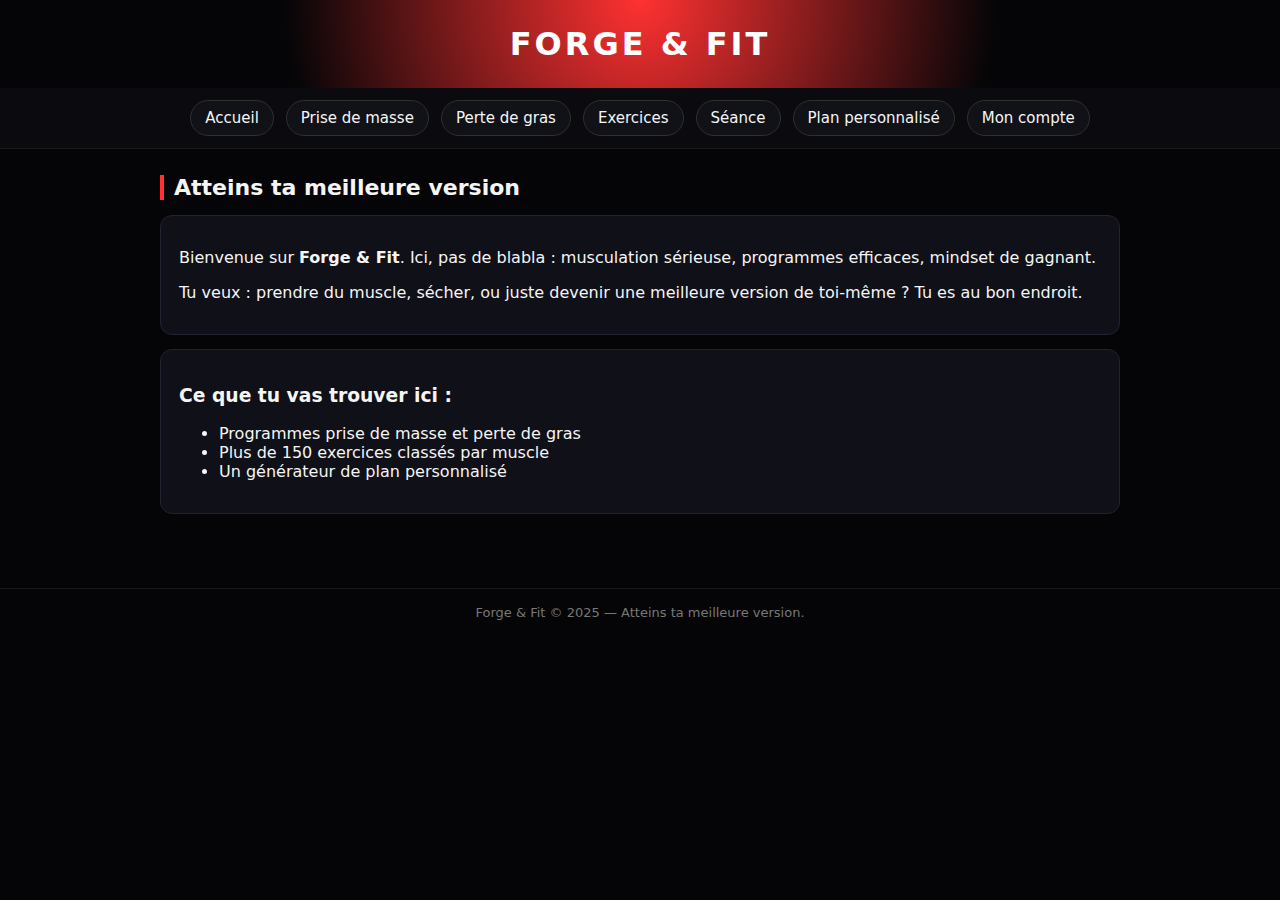
<file: index.html>
<!DOCTYPE html>
<html lang="fr">
<head>
<meta charset="UTF-8">
    <meta name="google-site-verification" content="px0qVAmpsOT43_ghekjJNsCYx30kaVGHfcJ2nLfkm0E" />
<title>Forge & Fit – Accueil</title>
<link rel="stylesheet" href="style.css">
<meta name="viewport" content="width=device-width, initial-scale=1.0">
</head>
<body>

<header>FORGE & FIT</header>

<nav>
  <a href="index.html">Accueil</a>
  <a href="prise-masse.html">Prise de masse</a>
  <a href="perte-gras.html">Perte de gras</a>
  <a href="exercices.html">Exercices</a>
  <a href="entrainement.html">Séance</a>
  <a href="plan.html">Plan personnalisé</a>
  <a href="compte.html">Mon compte</a>
</nav>
    

<section>
    <h2>Atteins ta meilleure version</h2>
    <div class="card">
        <p>
            Bienvenue sur <b>Forge & Fit</b>.  
            Ici, pas de blabla : musculation sérieuse, programmes efficaces, mindset de gagnant.
        </p>
        <p>
            Tu veux : prendre du muscle, sécher, ou juste devenir une meilleure version de toi-même ?  
            Tu es au bon endroit.
        </p>
    </div>

    <div class="card">
        <h3>Ce que tu vas trouver ici :</h3>
        <ul>
            <li>Programmes prise de masse et perte de gras</li>
            <li>Plus de 150 exercices classés par muscle</li>
            <li>Un générateur de plan personnalisé</li>
        </ul>
    </div>
</section>

<footer>Forge & Fit © 2025 — Atteins ta meilleure version.</footer>

</body>
</html>
</file>
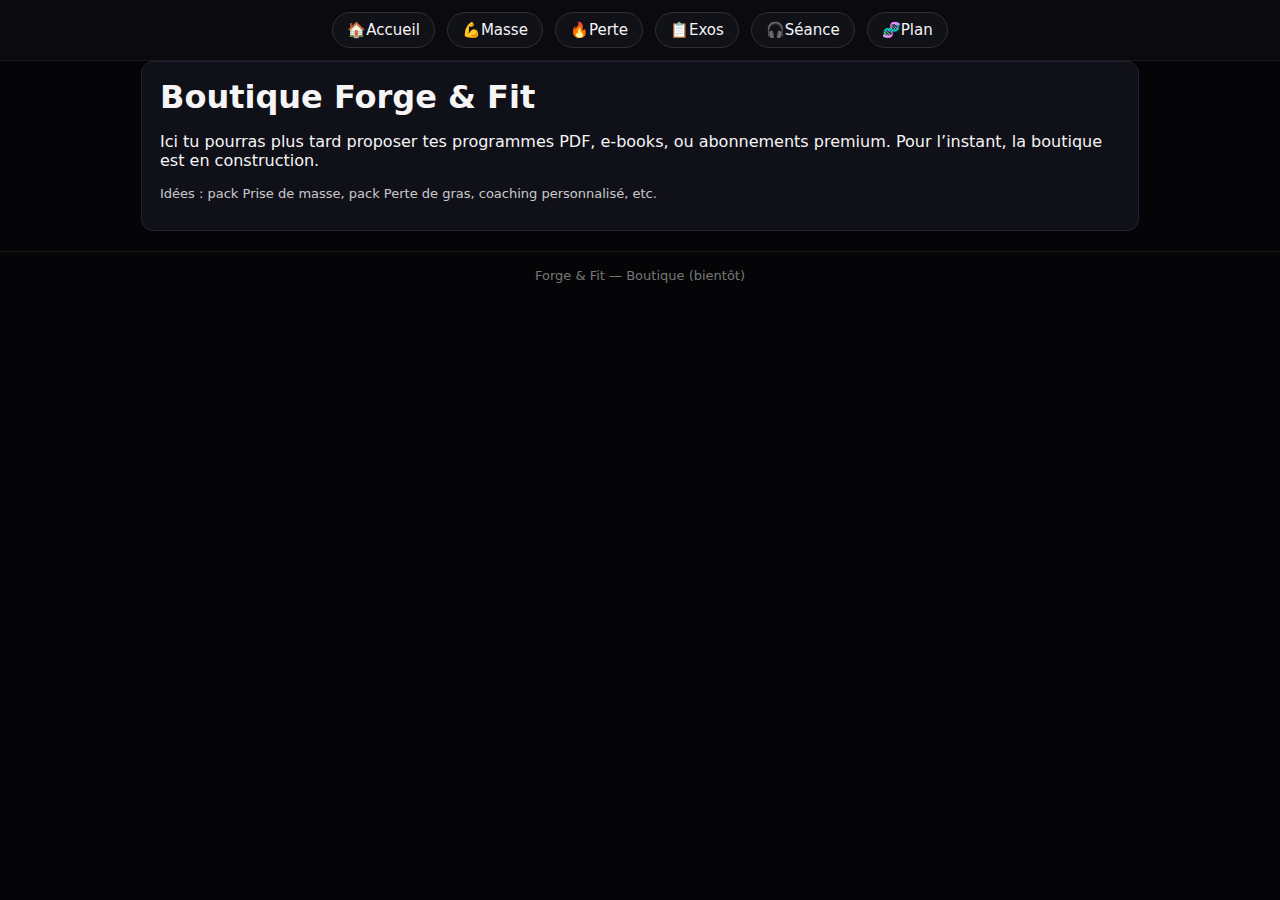
<file: boutique.html>
<!DOCTYPE html>
<html lang="fr">
<head>
  <meta charset="UTF-8">
  <title>Forge & Fit – Boutique</title>
  <meta name="viewport" content="width=device-width, initial-scale=1.0">
  <link rel="stylesheet" href="style.css">
</head>
<body>

<nav class="topnav">
  <a href="index.html">🏠<span>Accueil</span></a>
  <a href="prise_masse.html">💪<span>Masse</span></a>
  <a href="perte_gras.html">🔥<span>Perte</span></a>
  <a href="exercices.html">📋<span>Exos</span></a>
  <a href="seance.html">🎧<span>Séance</span></a>
  <a href="plan.html">🧬<span>Plan</span></a>
</nav>

<main class="page">
  <section class="card">
    <h1>Boutique Forge &amp; Fit</h1>
    <p>
      Ici tu pourras plus tard proposer tes programmes PDF, e-books, ou abonnements
      premium. Pour l’instant, la boutique est en construction.
    </p>
    <p style="margin-top:6px;font-size:13px;opacity:0.8;">
      Idées : pack Prise de masse, pack Perte de gras, coaching personnalisé, etc.
    </p>
  </section>

  <footer>Forge &amp; Fit — Boutique (bientôt)</footer>
</main>
</body>
</html>
</file>
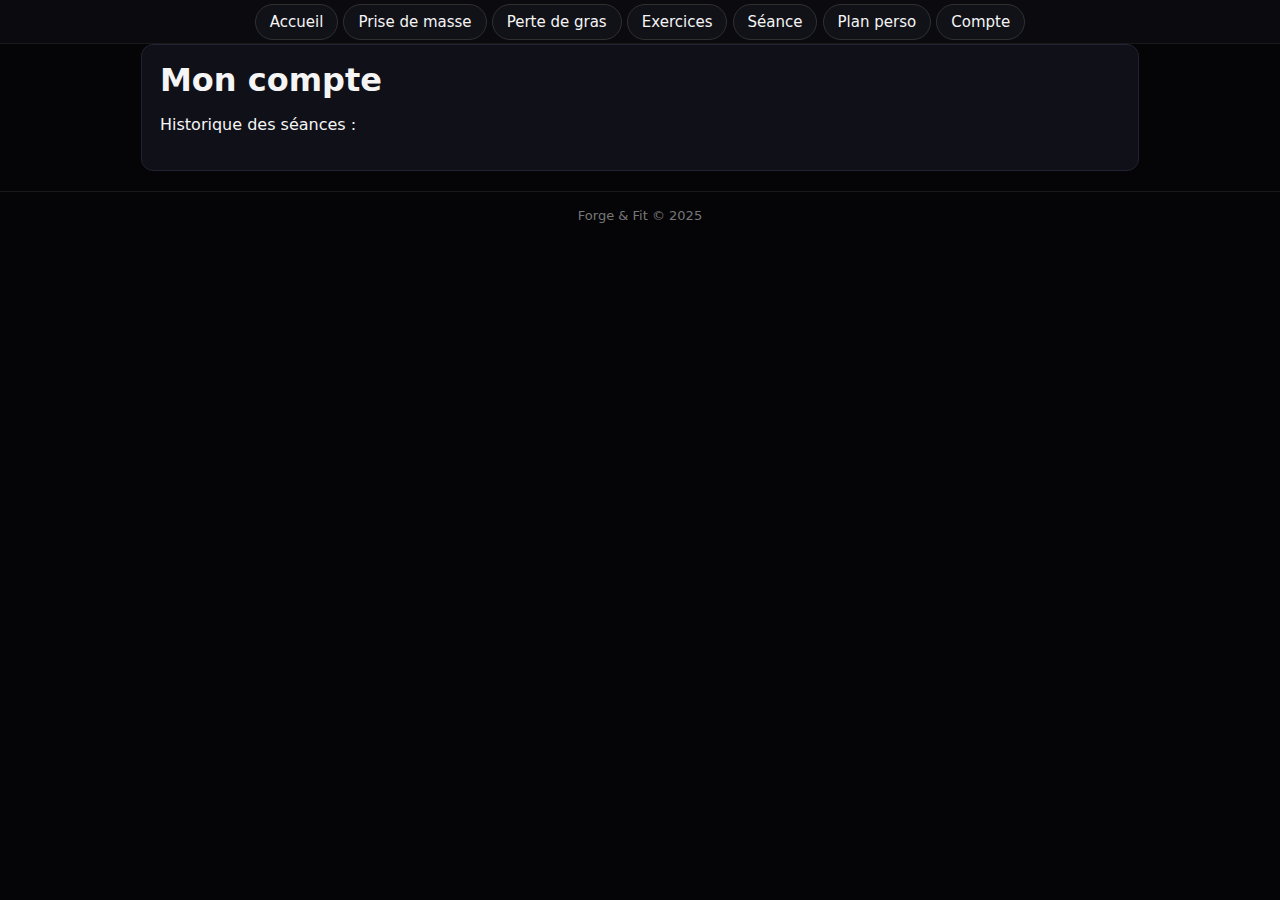
<file: compte.html>
<!DOCTYPE html>
<html lang="fr">
<head>
  <meta charset="UTF-8">
  <meta name="viewport" content="width=device-width, initial-scale=1.0">
  <title>Mon compte – Forge & Fit</title>
  <link rel="stylesheet" href="style.css">
</head>

<body>

<nav>
  <div class="nav-scroll">
    <a href="index.html">Accueil</a>
    <a href="prise-masse.html">Prise de masse</a>
    <a href="perte-gras.html">Perte de gras</a>
    <a href="exercices.html">Exercices</a>
    <a href="entrainement.html">Séance</a>
    <a href="plan.html">Plan perso</a>
    <a href="compte.html">Compte</a>
  </div>
</nav>

<div class="page">

  <section class="card">
    <h1 class="hero-title">Mon compte</h1>
    <p class="hero-sub">Historique des séances :</p>

    <div id="history" style="margin-top:20px;line-height:1.7;"></div>
  </section>

  <footer>Forge & Fit © 2025</footer>

</div>
</body>
</html>
</file>
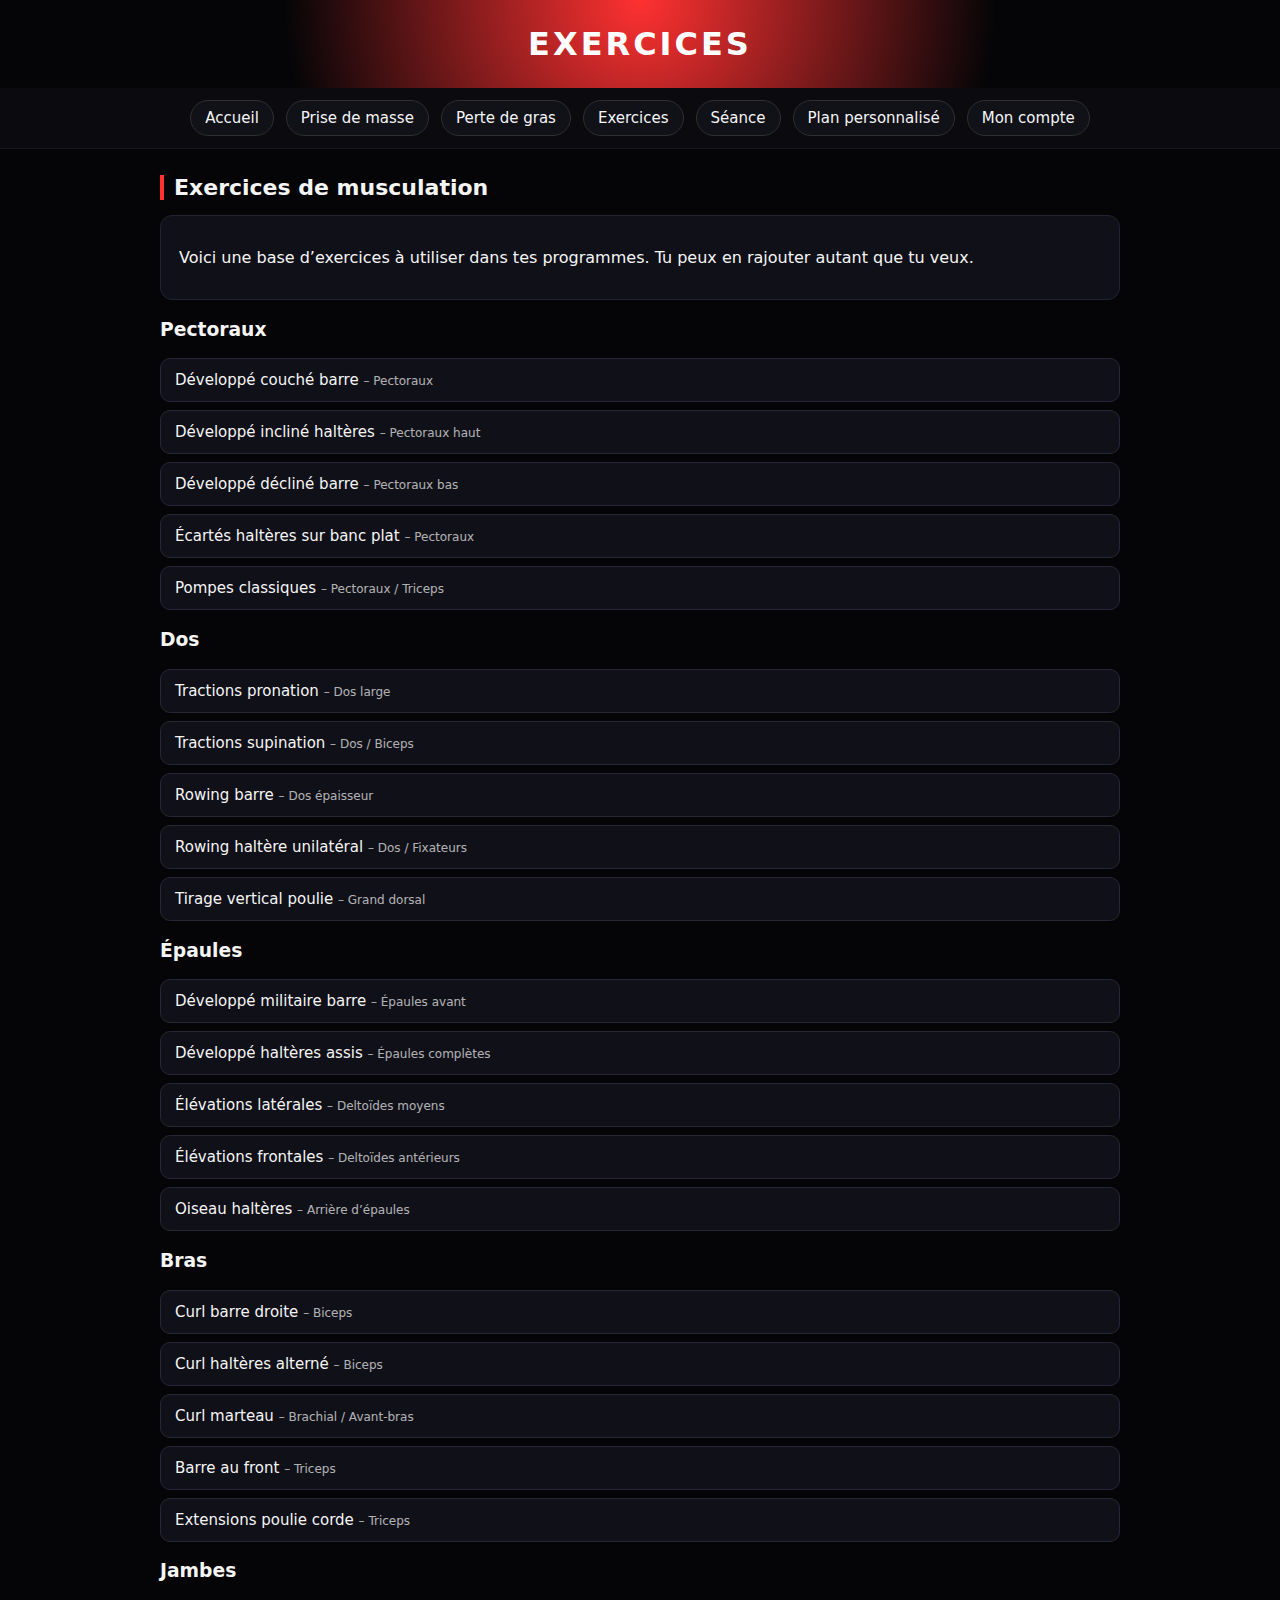
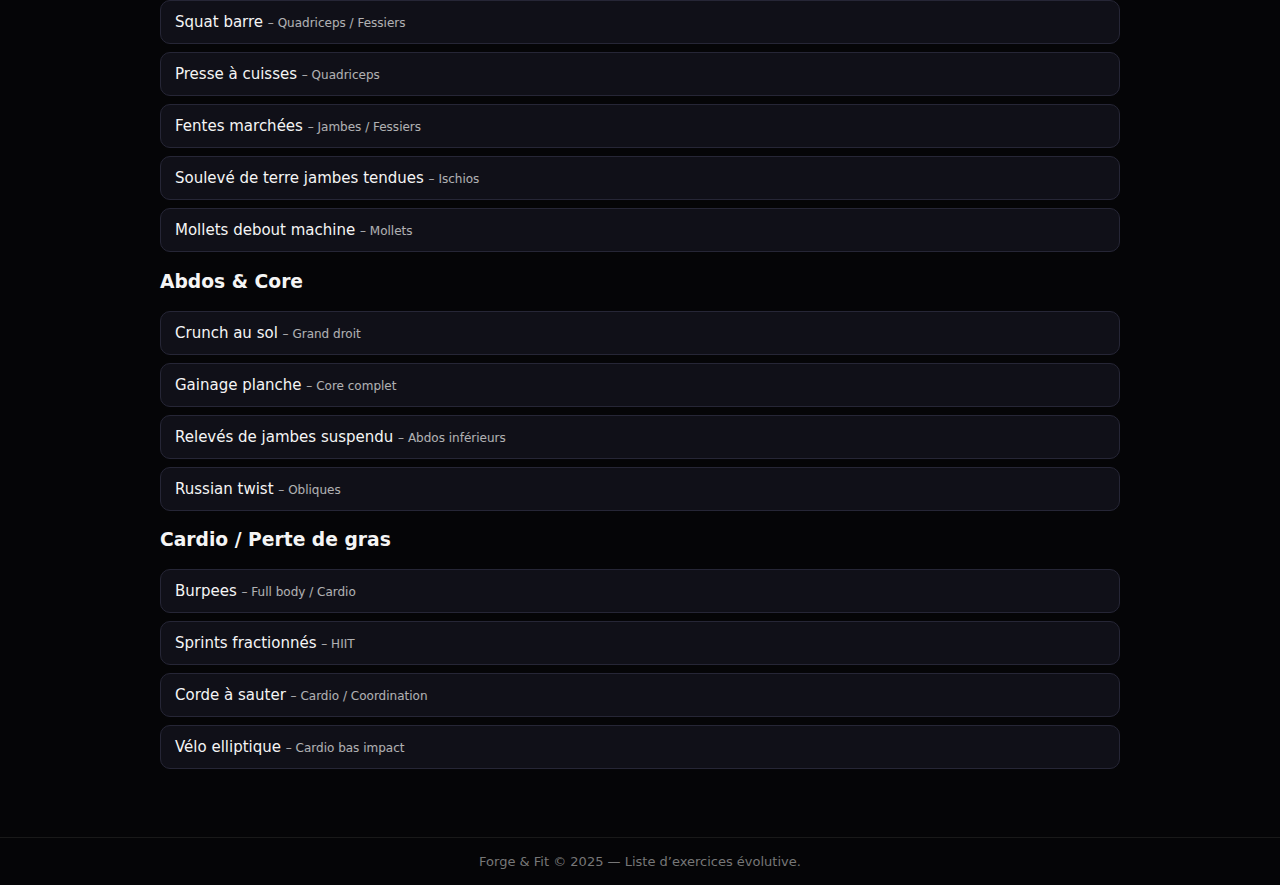
<file: exercices.html>
<!DOCTYPE html>
<html lang="fr">
<head>
<meta charset="UTF-8">
<title>Forge & Fit – Exercices</title>
<link rel="stylesheet" href="style.css">
<meta name="viewport" content="width=device-width, initial-scale=1.0">
</head>
<body>

<header>EXERCICES</header>
<nav>
  <a href="index.html">Accueil</a>
  <a href="prise-masse.html">Prise de masse</a>
  <a href="perte-gras.html">Perte de gras</a>
  <a href="exercices.html">Exercices</a>
 <a href="entrainement.html">Séance</a>
  <a href="plan.html">Plan personnalisé</a>
  <a href="compte.html">Mon compte</a>
</nav>

<section>
    <h2>Exercices de musculation</h2>
    <div class="card">
        <p>Voici une base d’exercices à utiliser dans tes programmes. Tu peux en rajouter autant que tu veux.</p>
    </div>

    <h3>Pectoraux</h3>
    <div class="exercice">Développé couché barre <span>– Pectoraux</span></div>
    <div class="exercice">Développé incliné haltères <span>– Pectoraux haut</span></div>
    <div class="exercice">Développé décliné barre <span>– Pectoraux bas</span></div>
    <div class="exercice">Écartés haltères sur banc plat <span>– Pectoraux</span></div>
    <div class="exercice">Pompes classiques <span>– Pectoraux / Triceps</span></div>

    <h3>Dos</h3>
    <div class="exercice">Tractions pronation <span>– Dos large</span></div>
    <div class="exercice">Tractions supination <span>– Dos / Biceps</span></div>
    <div class="exercice">Rowing barre <span>– Dos épaisseur</span></div>
    <div class="exercice">Rowing haltère unilatéral <span>– Dos / Fixateurs</span></div>
    <div class="exercice">Tirage vertical poulie <span>– Grand dorsal</span></div>

    <h3>Épaules</h3>
    <div class="exercice">Développé militaire barre <span>– Épaules avant</span></div>
    <div class="exercice">Développé haltères assis <span>– Épaules complètes</span></div>
    <div class="exercice">Élévations latérales <span>– Deltoïdes moyens</span></div>
    <div class="exercice">Élévations frontales <span>– Deltoïdes antérieurs</span></div>
    <div class="exercice">Oiseau haltères <span>– Arrière d’épaules</span></div>

    <h3>Bras</h3>
    <div class="exercice">Curl barre droite <span>– Biceps</span></div>
    <div class="exercice">Curl haltères alterné <span>– Biceps</span></div>
    <div class="exercice">Curl marteau <span>– Brachial / Avant-bras</span></div>
    <div class="exercice">Barre au front <span>– Triceps</span></div>
    <div class="exercice">Extensions poulie corde <span>– Triceps</span></div>

    <h3>Jambes</h3>
    <div class="exercice">Squat barre <span>– Quadriceps / Fessiers</span></div>
    <div class="exercice">Presse à cuisses <span>– Quadriceps</span></div>
    <div class="exercice">Fentes marchées <span>– Jambes / Fessiers</span></div>
    <div class="exercice">Soulevé de terre jambes tendues <span>– Ischios</span></div>
    <div class="exercice">Mollets debout machine <span>– Mollets</span></div>

    <h3>Abdos & Core</h3>
    <div class="exercice">Crunch au sol <span>– Grand droit</span></div>
    <div class="exercice">Gainage planche <span>– Core complet</span></div>
    <div class="exercice">Relevés de jambes suspendu <span>– Abdos inférieurs</span></div>
    <div class="exercice">Russian twist <span>– Obliques</span></div>

    <h3>Cardio / Perte de gras</h3>
    <div class="exercice">Burpees <span>– Full body / Cardio</span></div>
    <div class="exercice">Sprints fractionnés <span>– HIIT</span></div>
    <div class="exercice">Corde à sauter <span>– Cardio / Coordination</span></div>
    <div class="exercice">Vélo elliptique <span>– Cardio bas impact</span></div>
</section>

<footer>Forge & Fit © 2025 — Liste d’exercices évolutive.</footer>

</body>
</html>
</file>
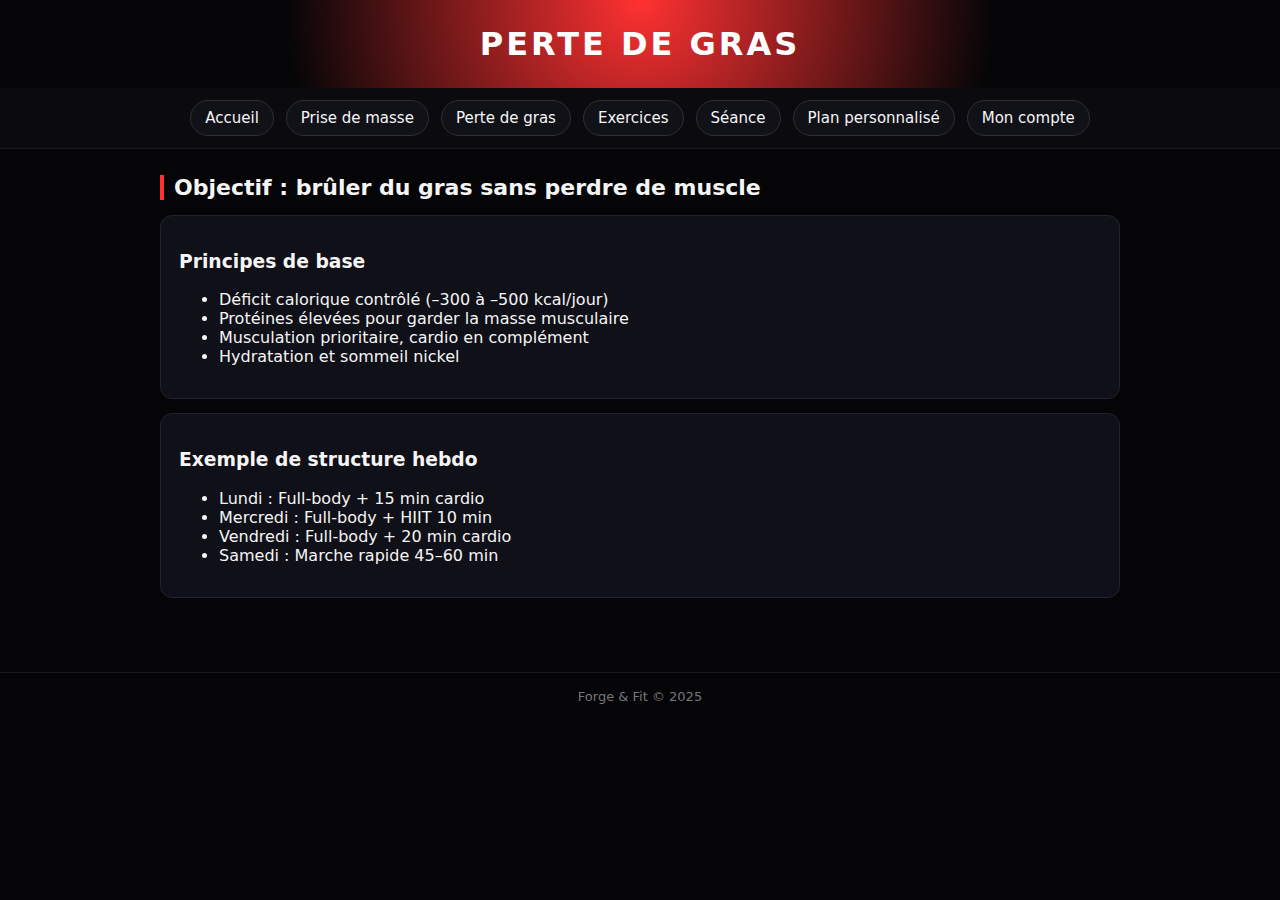
<file: perte-gras.html>
<!DOCTYPE html>
<html lang="fr">
<head>
<meta charset="UTF-8">
<title>Forge & Fit – Perte de gras</title>
<link rel="stylesheet" href="style.css">
<meta name="viewport" content="width=device-width, initial-scale=1.0">
</head>
<body>

<header>PERTE DE GRAS</header>
<nav>
  <a href="index.html">Accueil</a>
  <a href="prise-masse.html">Prise de masse</a>
  <a href="perte-gras.html">Perte de gras</a>
  <a href="exercices.html">Exercices</a>
  <a href="entraînement.html">Séance</a>   <!-- AVEC ACCENT !! -->
  <a href="plan.html">Plan personnalisé</a>
  <a href="compte.html">Mon compte</a>
</nav>

<section>
    <h2>Objectif : brûler du gras sans perdre de muscle</h2>

    <div class="card">
        <h3>Principes de base</h3>
        <ul>
            <li>Déficit calorique contrôlé (–300 à –500 kcal/jour)</li>
            <li>Protéines élevées pour garder la masse musculaire</li>
            <li>Musculation prioritaire, cardio en complément</li>
            <li>Hydratation et sommeil nickel</li>
        </ul>
    </div>

    <div class="card">
        <h3>Exemple de structure hebdo</h3>
        <ul>
            <li>Lundi : Full-body + 15 min cardio</li>
            <li>Mercredi : Full-body + HIIT 10 min</li>
            <li>Vendredi : Full-body + 20 min cardio</li>
            <li>Samedi : Marche rapide 45–60 min</li>
        </ul>
    </div>
</section>

<footer>Forge & Fit © 2025</footer>

</body>
</html>
</file>
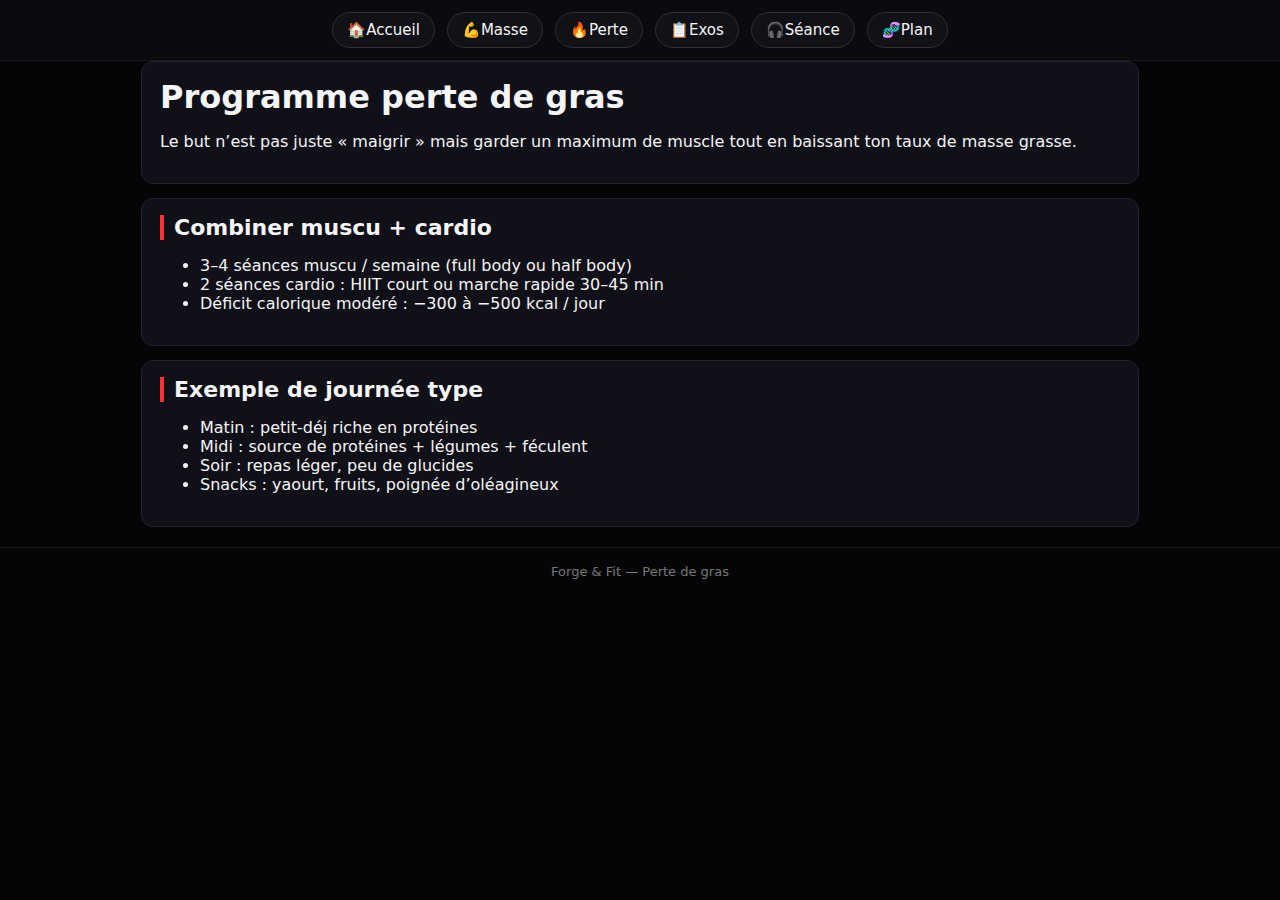
<file: perte_gras.html>
<!DOCTYPE html>
<html lang="fr">
<head>
  <meta charset="UTF-8">
  <title>Forge & Fit – Perte de gras</title>
  <meta name="viewport" content="width=device-width, initial-scale=1.0">
  <link rel="stylesheet" href="style.css">
</head>
<body>

<nav class="topnav">
  <a href="index.html">🏠<span>Accueil</span></a>
  <a href="prise_masse.html">💪<span>Masse</span></a>
  <a href="perte_gras.html">🔥<span>Perte</span></a>
  <a href="exercices.html">📋<span>Exos</span></a>
  <a href="seance.html">🎧<span>Séance</span></a>
  <a href="plan.html">🧬<span>Plan</span></a>
</nav>

<main class="page">
  <section class="card">
    <h1>Programme perte de gras</h1>
    <p>
      Le but n’est pas juste « maigrir » mais garder un maximum de muscle 
      tout en baissant ton taux de masse grasse.
    </p>
  </section>

  <section class="card">
    <h2>Combiner muscu + cardio</h2>
    <ul>
      <li>3–4 séances muscu / semaine (full body ou half body)</li>
      <li>2 séances cardio : HIIT court ou marche rapide 30–45 min</li>
      <li>Déficit calorique modéré : −300 à −500 kcal / jour</li>
    </ul>
  </section>

  <section class="card">
    <h2>Exemple de journée type</h2>
    <ul>
      <li>Matin : petit-déj riche en protéines</li>
      <li>Midi : source de protéines + légumes + féculent</li>
      <li>Soir : repas léger, peu de glucides</li>
      <li>Snacks : yaourt, fruits, poignée d’oléagineux</li>
    </ul>
  </section>

  <footer>Forge &amp; Fit — Perte de gras</footer>
</main>
</body>
</html>
</file>
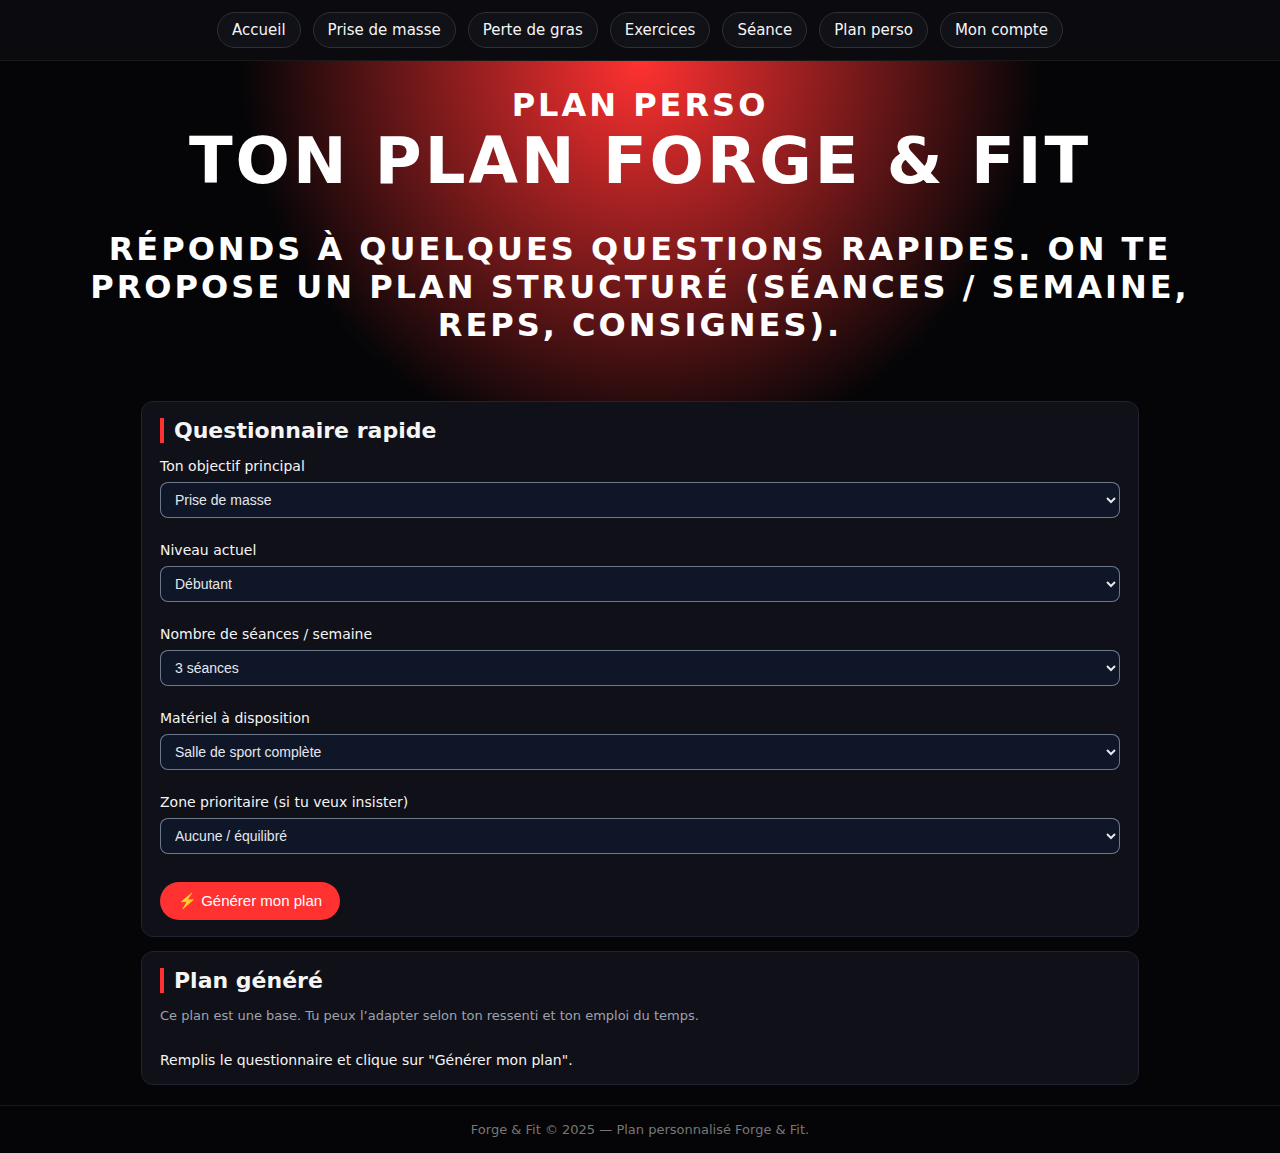
<file: plan.html>
<!DOCTYPE html>
<html lang="fr">
<head>
  <meta charset="UTF-8">
  <title>Forge & Fit – Plan personnalisé</title>
  <meta name="viewport" content="width=device-width, initial-scale=1.0">
  <link rel="stylesheet" href="style.css">
  <style>
    .form-row {
      margin-top: 12px;
    }
    .form-row label {
      font-size: 14px;
      display: block;
      margin-bottom: 4px;
    }
    .form-row input,
    .form-row select {
      width: 100%;
      padding: 8px 10px;
      border-radius: 8px;
      border: 1px solid rgba(148,163,184,0.7);
      background: rgba(15,23,42,0.9);
      color: #e5e7eb;
      font-size: 14px;
    }
    .plan-output {
      white-space: pre-line;
      font-size: 14px;
      margin-top: 10px;
    }
  </style>
</head>
<body>

<nav>
  <a href="index.html">Accueil</a>
  <a href="prise-masse.html">Prise de masse</a>
  <a href="perte-gras.html">Perte de gras</a>
  <a href="exercices.html">Exercices</a>
  <a href="entrainement.html">Séance</a>
  <a href="plan.html">Plan perso</a>
  <a href="compte.html">Mon compte</a>
</nav>

<header class="hero">
  <div class="hero-tagline">Plan perso</div>
  <h1 class="hero-title">Ton plan Forge & Fit</h1>
  <p class="hero-sub">
    Réponds à quelques questions rapides. On te propose un plan structuré (séances / semaine, reps, consignes).
  </p>
</header>

<main>
  <section class="card">
    <h2>Questionnaire rapide</h2>

    <div class="form-row">
      <label>Ton objectif principal</label>
      <select id="objectif">
        <option value="masse">Prise de masse</option>
        <option value="perte">Perte de gras</option>
        <option value="force">Force / performance</option>
      </select>
    </div>

    <div class="form-row">
      <label>Niveau actuel</label>
      <select id="niveau">
        <option value="debutant">Débutant</option>
        <option value="intermediaire">Intermédiaire</option>
        <option value="avance">Avancé</option>
      </select>
    </div>

    <div class="form-row">
      <label>Nombre de séances / semaine</label>
      <select id="frequence">
        <option value="3">3 séances</option>
        <option value="4">4 séances</option>
        <option value="5">5 séances</option>
      </select>
    </div>

    <div class="form-row">
      <label>Matériel à disposition</label>
      <select id="materiel">
        <option value="salle">Salle de sport complète</option>
        <option value="home">Quelques haltères / élastiques</option>
        <option value="pdc">Poids du corps uniquement</option>
      </select>
    </div>

    <div class="form-row">
      <label>Zone prioritaire (si tu veux insister)</label>
      <select id="priorite">
        <option value="aucune">Aucune / équilibré</option>
        <option value="haut">Haut du corps</option>
        <option value="bas">Bas du corps</option>
        <option value="abdos">Abdos / Core</option>
      </select>
    </div>

    <div class="btn-row" style="margin-top:16px;">
      <button class="btn btn-primary" onclick="genererPlan()">⚡ Générer mon plan</button>
    </div>
  </section>

  <section class="card">
    <h2>Plan généré</h2>
    <p style="font-size:13px; color:#9ca3af;">Ce plan est une base. Tu peux l’adapter selon ton ressenti et ton emploi du temps.</p>
    <div id="plan-result" class="plan-output">
      Remplis le questionnaire et clique sur "Générer mon plan".
    </div>
  </section>
</main>

<footer>
  Forge & Fit © 2025 — Plan personnalisé Forge & Fit.
</footer>

<script>
function genererPlan() {
  const objectif = document.getElementById("objectif").value;
  const niveau = document.getElementById("niveau").value;
  const freq = document.getElementById("frequence").value;
  const mat = document.getElementById("materiel").value;
  const prio = document.getElementById("priorite").value;

  let titre = "";
  let split = "";
  let details = "";

  if (objectif === "masse") {
    titre = "Plan prise de masse";
    if (freq === "3") split = "Full body 3x / semaine (lundi / mercredi / vendredi).";
    if (freq === "4") split = "Haut / Bas 4x / semaine (ex : Lundi / Mardi / Jeudi / Vendredi).";
    if (freq === "5") split = "Split poussé / tirage / jambes + rappels.";
  } else if (objectif === "perte") {
    titre = "Plan perte de gras";
    split = `${freq} séances de musculation + 2 séances cardio modéré (marche rapide, vélo).`;
  } else {
    titre = "Plan force / performance";
    split = `${freq} séances orientées charges lourdes (3–5 reps) sur les gros mouvements (squat, DC, soulevé de terre).`;
  }

  if (niveau === "debutant") {
    details += "- Commence léger, concentre-toi sur la technique.\n";
    details += "- Reste dans une zone 8–12 reps avec 1–2 reps en réserve.\n";
  } else if (niveau === "intermediaire") {
    details += "- Progression linéaire : essaie d’augmenter les charges ou les reps chaque semaine.\n";
    details += "- Garde 1 rep en réserve sur les gros exos.\n";
  } else {
    details += "- Cycle de progression : 3 semaines en montée, 1 semaine plus légère.\n";
    details += "- Travaille proche de l’échec sur les séries clés.\n";
  }

  if (mat === "pdc") {
    details += "\nMatériel : poids du corps.\nExemples : pompes, tractions (ou row inversé), fentes, squat sauté, gainage, dips entre chaises.";
  } else if (mat === "home") {
    details += "\nMatériel : haltères / élastiques.\nExemples : développé haltères, row haltère, soulevé de terre roumain haltères, curls, extensions triceps, fentes, hip thrust sur canapé.";
  } else {
    details += "\nMatériel : salle complète.\nUtilise les barres libres + machines pour varier, mais garde les polyarticulaires en base.";
  }

  if (prio === "haut") {
    details += "\n\nPriorité : haut du corps.\n→ Ajoute 1 séance rappel (ou quelques séries en plus) sur pecs / dos / épaules.";
  } else if (prio === "bas") {
    details += "\n\nPriorité : bas du corps.\n→ Ajoute 1 séance orientée jambes / fessiers, ou quelques séries de squat / presse en plus.";
  } else if (prio === "abdos") {
    details += "\n\nPriorité : abdos / core.\n→ Terminer 3 séances / semaine par 10–15 minutes d’abdos (crunch, gainage, relevés de jambes).";
  }

  const texte = 
`${titre}

Fréquence :
- ${split}

Recommandations :
${details}

Rappels Forge & Fit :
- Dors suffisamment (7–9h).
- Mange en cohérence avec ton objectif (léger surplus pour la masse, déficit pour la perte de gras).
- Note tes séances pour suivre ta progression.
`;

  document.getElementById("plan-result").textContent = texte;
}
</script>

</body>
</html>
</file>
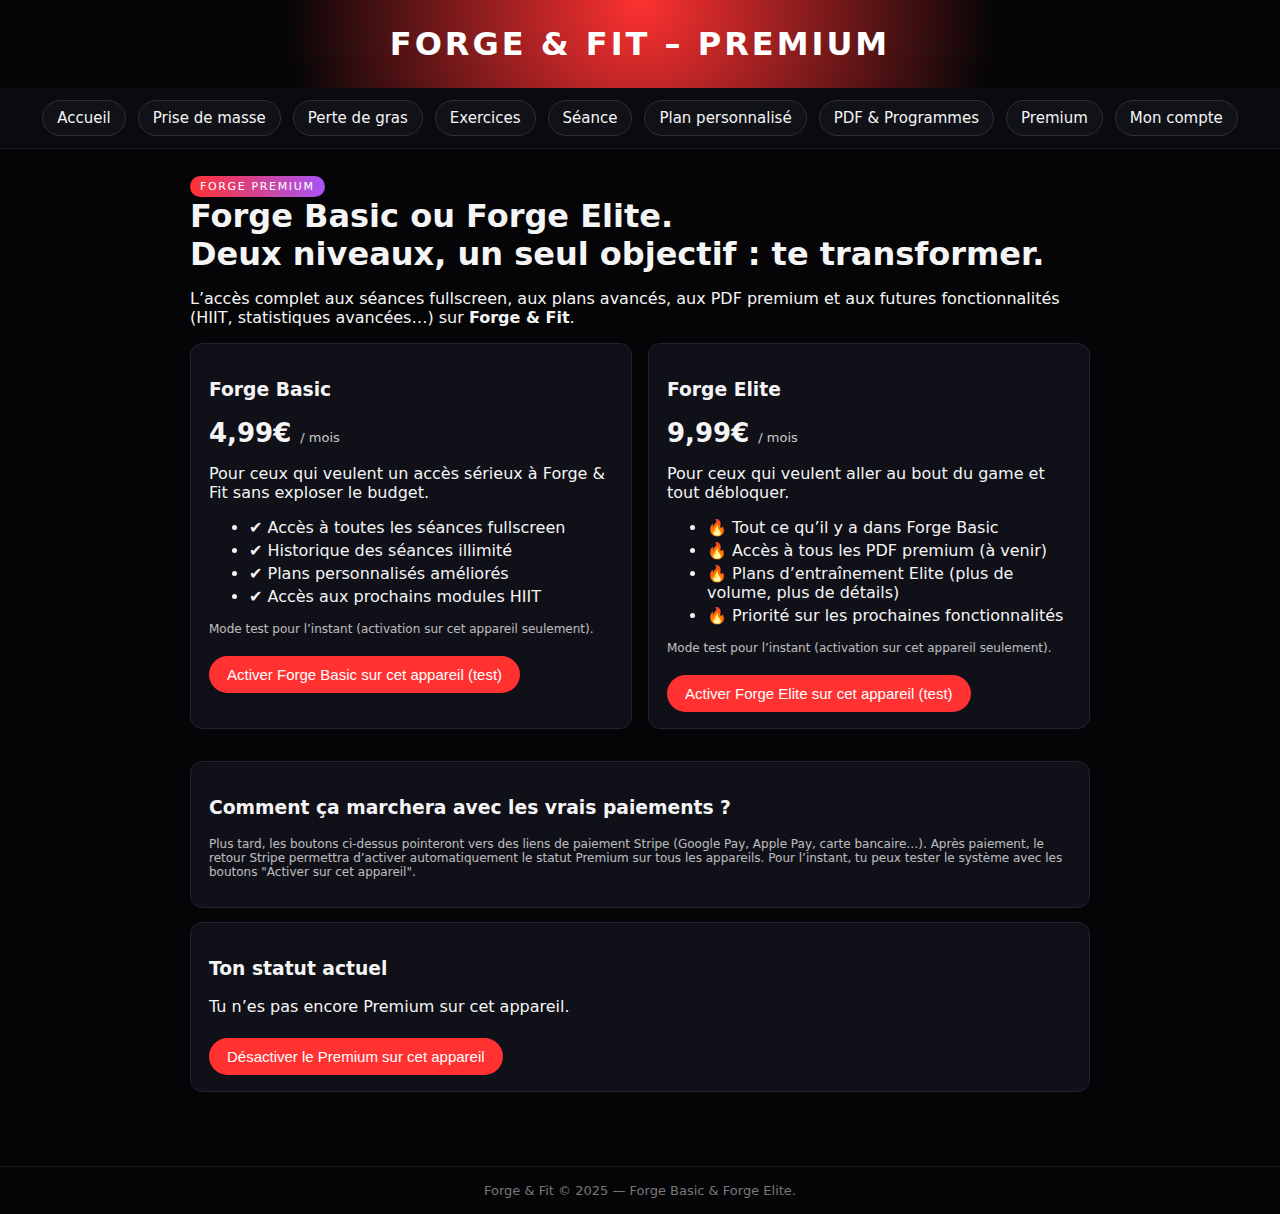
<file: premium.html>
<!DOCTYPE html>
<html lang="fr">
<head>
  <meta charset="UTF-8">
  <title>Forge & Fit – Premium</title>
  <meta name="viewport" content="width=device-width, initial-scale=1.0">
  <link rel="stylesheet" href="style.css">
  <style>
    .premium-container {
      max-width: 900px;
      margin: auto;
    }
    .badge-premium {
      display: inline-flex;
      align-items: center;
      gap: 6px;
      padding: 4px 10px;
      border-radius: 999px;
      font-size: 11px;
      text-transform: uppercase;
      letter-spacing: .15em;
      background: linear-gradient(90deg,#ff3131,#a855f7);
      color: #fff;
    }
    .premium-grid {
      display: grid;
      grid-template-columns: 1fr;
      gap: 16px;
      margin-top: 16px;
    }
    @media (min-width: 768px) {
      .premium-grid {
        grid-template-columns: repeat(2,minmax(0,1fr));
      }
    }
    .price {
      font-size: 26px;
      font-weight: 700;
      margin: 6px 0;
    }
    .price span {
      font-size: 13px;
      opacity: 0.8;
      font-weight: 400;
    }
    .pill-list li {
      margin-bottom: 4px;
    }
    .small {
      font-size: 12px;
      opacity: .75;
    }
  </style>
</head>
<body>

<header>FORGE & FIT – PREMIUM</header>

<nav>
  <a href="index.html">Accueil</a>
  <a href="prise-masse.html">Prise de masse</a>
  <a href="perte-gras.html">Perte de gras</a>
  <a href="exercices.html">Exercices</a>
  <a href="entrainement.html">Séance</a>
  <a href="plan.html">Plan personnalisé</a>
  <a href="boutique.html">PDF & Programmes</a>
  <a href="premium.html">Premium</a>
  <a href="compte.html">Mon compte</a>
</nav>

<section class="premium-container">
  <div class="hero">
    <span class="badge-premium">FORGE PREMIUM</span>
    <h1>Forge Basic ou Forge Elite.<br>Deux niveaux, un seul objectif&nbsp;: te transformer.</h1>
    <p class="hero-sub">
      L’accès complet aux séances fullscreen, aux plans avancés, aux PDF premium et aux futures fonctionnalités
      (HIIT, statistiques avancées…) sur <b>Forge & Fit</b>.
    </p>
  </div>

  <div class="premium-grid">
    <!-- Forge Basic -->
    <div class="card">
      <h3>Forge Basic</h3>
      <p class="price">4,99€ <span>/ mois</span></p>
      <p>Pour ceux qui veulent un accès sérieux à Forge & Fit sans exploser le budget.</p>
      <ul class="pill-list">
        <li>✔ Accès à toutes les séances fullscreen</li>
        <li>✔ Historique des séances illimité</li>
        <li>✔ Plans personnalisés améliorés</li>
        <li>✔ Accès aux prochains modules HIIT</li>
      </ul>
      <p class="small">Mode test pour l’instant (activation sur cet appareil seulement).</p>
      <!-- BOUTON STRIPE VRAI PLUS TARD -->
      <button style="margin-top:8px;" onclick="activerPremium('basic')">Activer Forge Basic sur cet appareil (test)</button>
    </div>

    <!-- Forge Elite -->
    <div class="card">
      <h3>Forge Elite</h3>
      <p class="price">9,99€ <span>/ mois</span></p>
      <p>Pour ceux qui veulent aller au bout du game et tout débloquer.</p>
      <ul class="pill-list">
        <li>🔥 Tout ce qu’il y a dans Forge Basic</li>
        <li>🔥 Accès à tous les PDF premium (à venir)</li>
        <li>🔥 Plans d’entraînement Elite (plus de volume, plus de détails)</li>
        <li>🔥 Priorité sur les prochaines fonctionnalités</li>
      </ul>
      <p class="small">Mode test pour l’instant (activation sur cet appareil seulement).</p>
      <!-- BOUTON STRIPE VRAI PLUS TARD -->
      <button style="margin-top:8px;" onclick="activerPremium('elite')">Activer Forge Elite sur cet appareil (test)</button>
    </div>
  </div>

  <div class="card" style="margin-top:18px;">
    <h3>Comment ça marchera avec les vrais paiements ?</h3>
    <p class="small">
      Plus tard, les boutons ci-dessus pointeront vers des liens de paiement Stripe (Google Pay, Apple Pay, carte bancaire…).
      Après paiement, le retour Stripe permettra d’activer automatiquement le statut Premium sur tous les appareils.
      Pour l’instant, tu peux tester le système avec les boutons "Activer sur cet appareil".
    </p>
  </div>

  <div class="card" style="margin-top:12px;">
    <h3>Ton statut actuel</h3>
    <p id="premium-status">Chargement…</p>
    <button class="btn-ghost" onclick="desactiverPremium()" style="margin-top:6px;">Désactiver le Premium sur cet appareil</button>
  </div>
</section>

<footer>Forge & Fit © 2025 — Forge Basic & Forge Elite.</footer>

<script>
function lirePremium() {
  try {
    const raw = localStorage.getItem("forgefit_premium");
    if (!raw) return null;
    return JSON.parse(raw);
  } catch(e) {
    return null;
  }
}

function afficherStatut() {
  const zone = document.getElementById("premium-status");
  const data = lirePremium();
  if (!data) {
    zone.textContent = "Tu n’es pas encore Premium sur cet appareil.";
    return;
  }
  const planLabel = data.plan === "elite" ? "Forge Elite" : "Forge Basic";
  const depuis = data.depuis ? new Date(data.depuis).toLocaleDateString("fr-FR") : "date inconnue";
  zone.textContent = `Statut actuel : ${planLabel} (activé sur cet appareil depuis le ${depuis}).`;
}

function activerPremium(plan) {
  const obj = {
    plan,
    depuis: new Date().toISOString()
  };
  localStorage.setItem("forgefit_premium", JSON.stringify(obj));
  alert(`Statut ${plan === "elite" ? "Forge Elite" : "Forge Basic"} activé sur CET appareil (mode test).`);
  afficherStatut();
}

function desactiverPremium() {
  localStorage.removeItem("forgefit_premium");
  alert("Premium désactivé sur cet appareil.");
  afficherStatut();
}

afficherStatut();
</script>

</body>
</html>
</file>
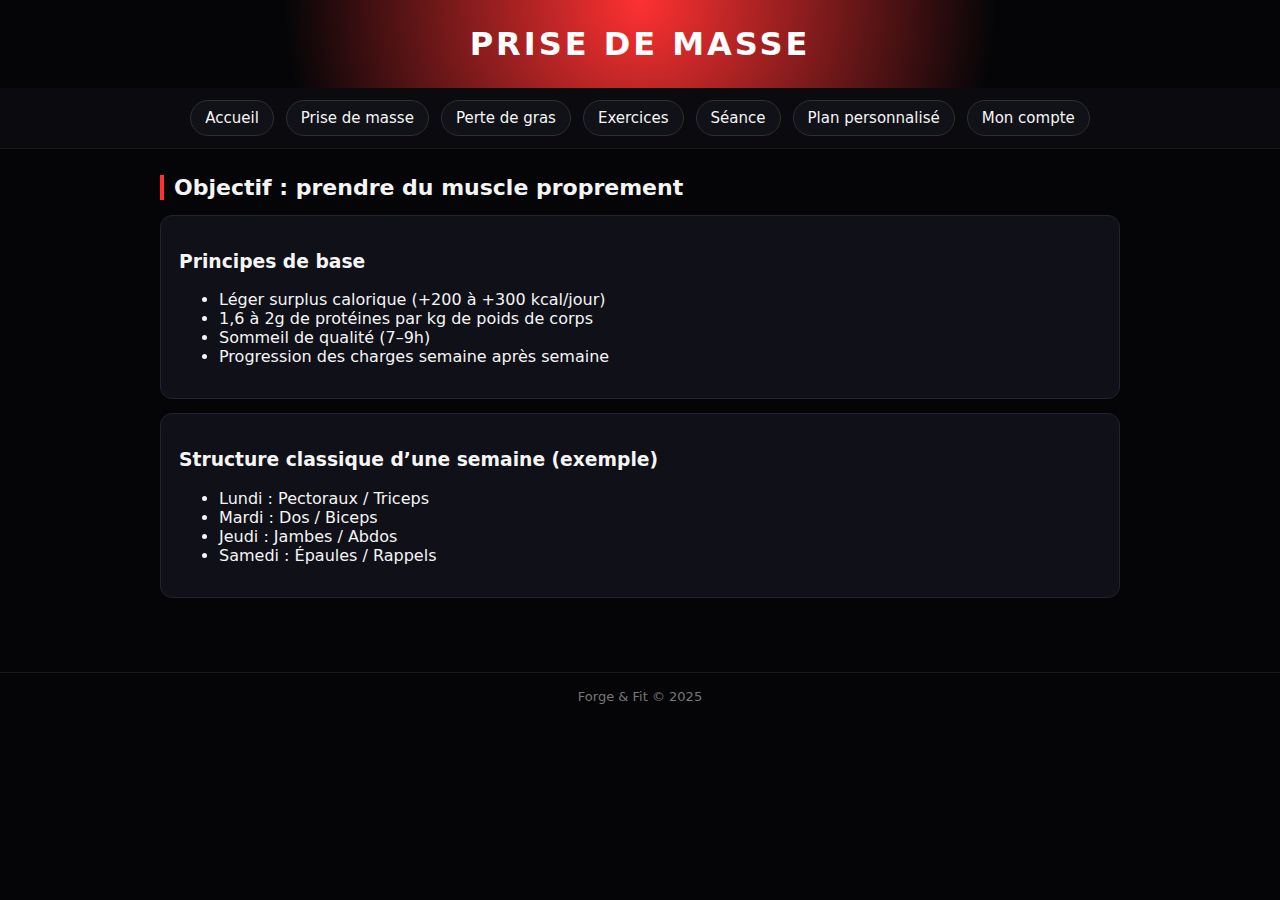
<file: prise-masse.html>
<!DOCTYPE html>
<html lang="fr">
<head>
<meta charset="UTF-8">
<title>Forge & Fit – Prise de masse</title>
<link rel="stylesheet" href="style.css">
<meta name="viewport" content="width=device-width, initial-scale=1.0">
</head>
<body>

<header>PRISE DE MASSE</header>
<nav>
  <a href="index.html">Accueil</a>
  <a href="prise-masse.html">Prise de masse</a>
  <a href="perte-gras.html">Perte de gras</a>
  <a href="exercices.html">Exercices</a>
  <a href="entrainement.html">Séance</a>
  <a href="plan.html">Plan personnalisé</a>
  <a href="compte.html">Mon compte</a>
</nav>
<section>
    <h2>Objectif : prendre du muscle proprement</h2>

    <div class="card">
        <h3>Principes de base</h3>
        <ul>
            <li>Léger surplus calorique (+200 à +300 kcal/jour)</li>
            <li>1,6 à 2g de protéines par kg de poids de corps</li>
            <li>Sommeil de qualité (7–9h)</li>
            <li>Progression des charges semaine après semaine</li>
        </ul>
    </div>

    <div class="card">
        <h3>Structure classique d’une semaine (exemple)</h3>
        <ul>
            <li>Lundi : Pectoraux / Triceps</li>
            <li>Mardi : Dos / Biceps</li>
            <li>Jeudi : Jambes / Abdos</li>
            <li>Samedi : Épaules / Rappels</li>
        </ul>
    </div>
</section>

<footer>Forge & Fit © 2025</footer>

</body>
</html>
</file>
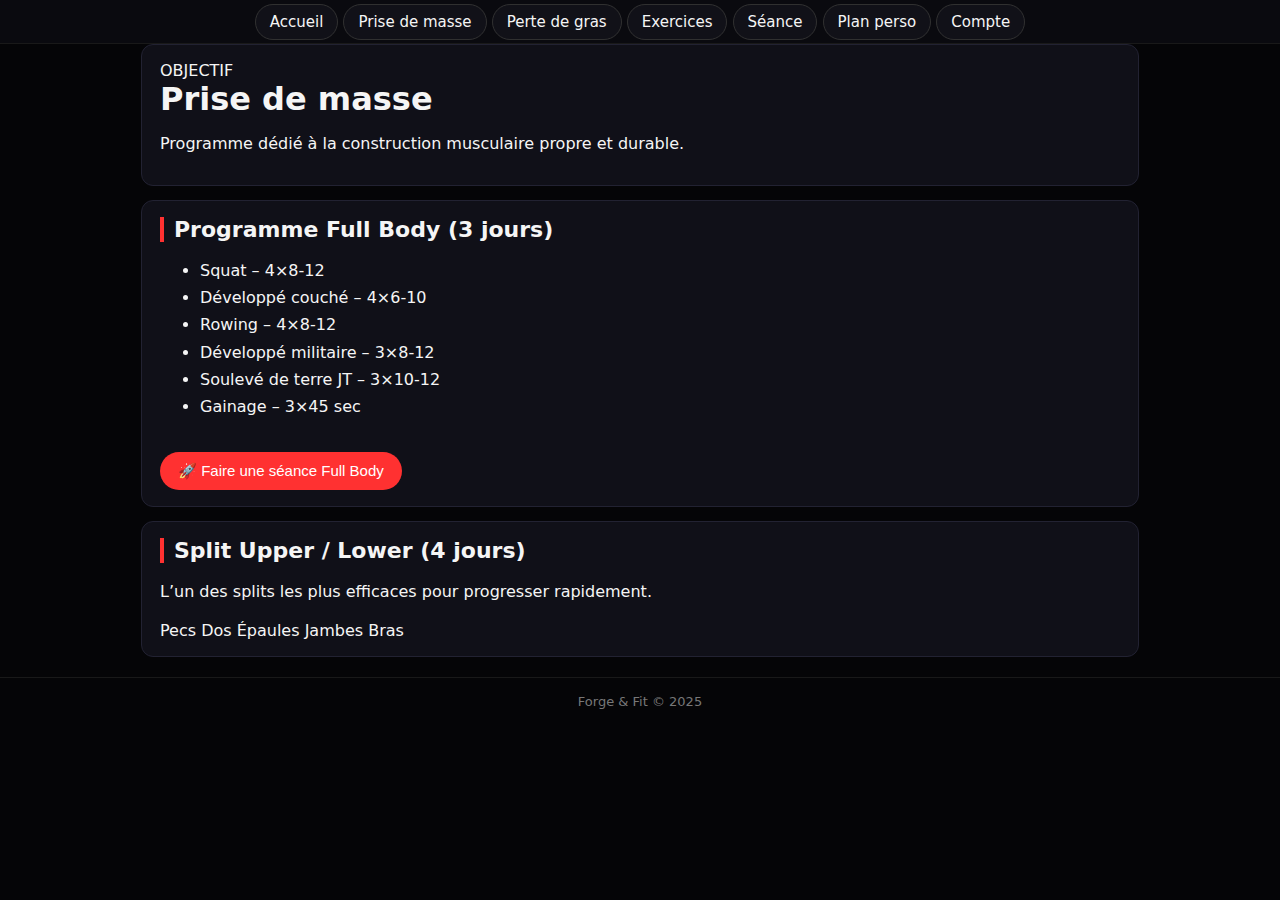
<file: prise_masse.html>
<!DOCTYPE html>
<html lang="fr">
<head>
  <meta charset="UTF-8">
  <meta name="viewport" content="width=device-width, initial-scale=1.0">
  <title>Prise de masse – Forge & Fit</title>
  <link rel="stylesheet" href="style.css">
</head>

<body>

<nav>
  <div class="nav-scroll">
    <a href="index.html">Accueil</a>
    <a href="prise-masse.html">Prise de masse</a>
    <a href="perte-gras.html">Perte de gras</a>
    <a href="exercices.html">Exercices</a>
    <a href="entrainement.html">Séance</a>
    <a href="plan.html">Plan perso</a>
    <a href="compte.html">Compte</a>
  </div>
</nav>

<div class="page">

  <section class="card">
    <div class="hero-kicker">OBJECTIF</div>
    <h1 class="hero-title">Prise de masse</h1>
    <p class="hero-sub">
      Programme dédié à la construction musculaire propre et durable.
    </p>
  </section>

  <section class="card">
    <h2>Programme Full Body (3 jours)</h2>
    <ul style="margin-top:12px;line-height:1.7;">
      <li>Squat – 4×8-12</li>
      <li>Développé couché – 4×6-10</li>
      <li>Rowing – 4×8-12</li>
      <li>Développé militaire – 3×8-12</li>
      <li>Soulevé de terre JT – 3×10-12</li>
      <li>Gainage – 3×45 sec</li>
    </ul>

    <button class="btn btn-primary" style="margin-top:16px;" onclick="location.href='entrainement.html'">
      🚀 Faire une séance Full Body
    </button>
  </section>

  <section class="card">
    <h2>Split Upper / Lower (4 jours)</h2>
    <p style="margin-top:10px;line-height:1.7;">
      L’un des splits les plus efficaces pour progresser rapidement.
    </p>

    <div class="chip-row" style="margin-top:12px;">
      <span class="chip">Pecs</span>
      <span class="chip">Dos</span>
      <span class="chip">Épaules</span>
      <span class="chip">Jambes</span>
      <span class="chip">Bras</span>
    </div>
  </section>

  <footer>Forge & Fit © 2025</footer>

</div>
</body>
</html>
</file>
<file: style.css>
/* Style général */
body {
    margin: 0;
    padding: 0;
    background: #050507;
    color: #f5f5f5;
    font-family: system-ui, -apple-system, BlinkMacSystemFont, "Segoe UI", sans-serif;
}

/* Header */
header {
    background: radial-gradient(circle at top, #ff3131, #050507 55%);
    padding: 25px;
    text-align: center;
    font-size: 32px;
    font-weight: 800;
    letter-spacing: 3px;
    color: #ffffff;
    text-transform: uppercase;
}

/* Nav */
nav {
    display: flex;
    justify-content: center;
    gap: 12px;
    background: #0a0a0f;
    padding: 12px;
    flex-wrap: wrap;
    border-bottom: 1px solid #191919;
}

nav a {
    color: #f5f5f5;
    text-decoration: none;
    padding: 8px 14px;
    border-radius: 999px;
    font-size: 15px;
    border: 1px solid #303030;
    background: #111118;
    transition: 0.2s;
}

nav a:hover {
    background: #ff3131;
    border-color: #ff3131;
}

/* Contenu */
section {
    padding: 26px 20px 40px;
    max-width: 960px;
    margin: auto;
}

h1, h2 {
    margin: 0 0 15px;
}

h2 {
    border-left: 4px solid #ff3131;
    padding-left: 10px;
    font-size: 22px;
}

/* Cartes d'infos */
.card {
    background: #101018;
    border-radius: 12px;
    padding: 16px 18px;
    border: 1px solid #222232;
    margin-bottom: 14px;
}

/* Exercices */
.exercice {
    background: #101018;
    padding: 12px 14px;
    border-radius: 10px;
    border: 1px solid #262636;
    margin-bottom: 8px;
    font-size: 15px;
}

.exercice span {
    display: inline-block;
    font-size: 12px;
    opacity: 0.7;
}

/* Formulaire */
label {
    font-size: 14px;
}

select, input {
    background: #101018;
    border: 1px solid #303040;
    color: #f5f5f5;
    padding: 7px 10px;
    border-radius: 8px;
    margin-top: 4px;
    margin-bottom: 12px;
    width: 100%;
    box-sizing: border-box;
}

button {
    background: #ff3131;
    color: white;
    padding: 10px 18px;
    border-radius: 999px;
    border: none;
    font-size: 15px;
    cursor: pointer;
}

button:hover {
    background: #e02626;
}

/* Résultat plan */
#resultat {
    background: #101018;
    border-radius: 12px;
    border: 1px solid #262636;
    padding: 14px 16px;
    font-size: 14px;
    margin-top: 10px;
}

/* Footer */
footer {
    text-align: center;
    padding: 16px;
    background: #050507;
    border-top: 1px solid #191919;
    color: #777;
    font-size: 13px;
    margin-top: 20px;
}
</file>
